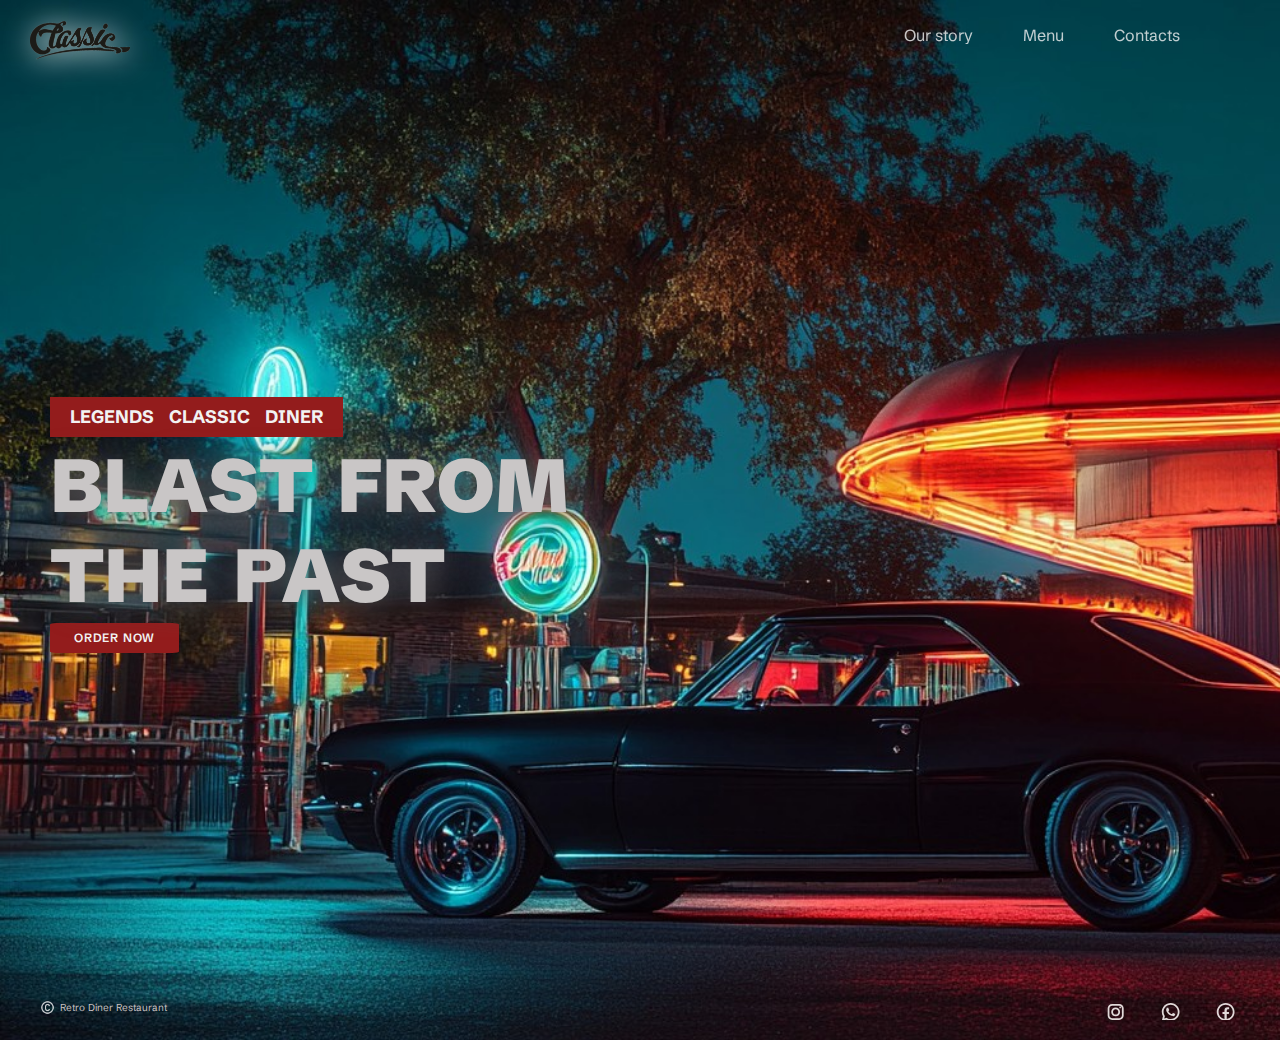
<file: index.html>
<!DOCTYPE html>
<html lang="en">
<head>
    <meta charset="UTF-8">
    <meta name="viewport" content="width=device-width, initial-scale=1.0">
    <title>Retro Diner</title>
    <link rel="stylesheet" href="./style.css">
    <link rel="stylesheet" href="./reset.css">
</head>
<body>
    <div class="header">
        <img class="header__logo" src="./kisspng-car-sticker-5b0d578eadbcd9.3979457115276010387116 (1).png" alt="logo picture">
        <ul>
            <li><a href="./our-story.html">Our story</a></li>
            <li><a href="./menu.html">Menu</a></li>
            <li><a href="./contacts.html">Contacts</a></li>
        </ul>
    </div>
    <div class="main-block">
        <div class="main-block__text">
            <div class="main-block__header">Legends classic diner</div>
            <div class="main-block__slogan">Blast from the past</div>
            <form class="main-block__button" action="./order-page.html">
                <button class="button-order">Order now</button>
            </form>
        </div>
        
        </div>
    </div>
    <div class="footer">
        <div class="footer__left-block">
            <img src="./icons8-c-24.png" alt="license logo" width="15px">
            <div class="footer__left-block__text">Retro Diner Restaurant</div>
        </div>
        <div class="footer__contact-icons">
            <svg class="instagram-icon" xmlns="http://www.w3.org/2000/svg" x="0px" y="0px" width="25" height="25" viewBox="0,0,300,150" >
            <g transform="scale(10.66667,10.66667)"><path d="M8,3c-2.757,0 -5,2.243 -5,5v8c0,2.757 2.243,5 5,5h8c2.757,0 5,-2.243 5,-5v-8c0,-2.757 -2.243,-5 -5,-5zM8,5h8c1.654,0 3,1.346 3,3v8c0,1.654 -1.346,3 -3,3h-8c-1.654,0 -3,-1.346 -3,-3v-8c0,-1.654 1.346,-3 3,-3zM17,6c-0.55228,0 -1,0.44772 -1,1c0,0.55228 0.44772,1 1,1c0.55228,0 1,-0.44772 1,-1c0,-0.55228 -0.44772,-1 -1,-1zM12,7c-2.757,0 -5,2.243 -5,5c0,2.757 2.243,5 5,5c2.757,0 5,-2.243 5,-5c0,-2.757 -2.243,-5 -5,-5zM12,9c1.654,0 3,1.346 3,3c0,1.654 -1.346,3 -3,3c-1.654,0 -3,-1.346 -3,-3c0,-1.654 1.346,-3 3,-3z"></path></g>
            </svg>
            <svg class="whatsup-icon" xmlns="http://www.w3.org/2000/svg" x="0px" y="0px" width="25" height="25" viewBox="0,0,300,150">
            <g transform="scale(10.66667,10.66667)"><path d="M12.01172,2c-5.506,0 -9.98823,4.47838 -9.99023,9.98438c-0.001,1.76 0.45998,3.47819 1.33398,4.99219l-1.35547,5.02344l5.23242,-1.23633c1.459,0.796 3.10144,1.21384 4.77344,1.21484h0.00391c5.505,0 9.98528,-4.47937 9.98828,-9.98437c0.002,-2.669 -1.03588,-5.17841 -2.92187,-7.06641c-1.886,-1.887 -4.39245,-2.92673 -7.06445,-2.92773zM12.00977,4c2.136,0.001 4.14334,0.8338 5.65234,2.3418c1.509,1.51 2.33794,3.51639 2.33594,5.65039c-0.002,4.404 -3.58423,7.98633 -7.99023,7.98633c-1.333,-0.001 -2.65341,-0.3357 -3.81641,-0.9707l-0.67383,-0.36719l-0.74414,0.17578l-1.96875,0.46484l0.48047,-1.78516l0.2168,-0.80078l-0.41406,-0.71875c-0.698,-1.208 -1.06741,-2.58919 -1.06641,-3.99219c0.002,-4.402 3.58528,-7.98437 7.98828,-7.98437zM8.47656,7.375c-0.167,0 -0.43702,0.0625 -0.66602,0.3125c-0.229,0.249 -0.875,0.85208 -0.875,2.08008c0,1.228 0.89453,2.41503 1.01953,2.58203c0.124,0.166 1.72667,2.76563 4.26367,3.76563c2.108,0.831 2.53614,0.667 2.99414,0.625c0.458,-0.041 1.47755,-0.60255 1.68555,-1.18555c0.208,-0.583 0.20848,-1.0845 0.14648,-1.1875c-0.062,-0.104 -0.22852,-0.16602 -0.47852,-0.29102c-0.249,-0.125 -1.47608,-0.72755 -1.70508,-0.81055c-0.229,-0.083 -0.3965,-0.125 -0.5625,0.125c-0.166,0.25 -0.64306,0.81056 -0.78906,0.97656c-0.146,0.167 -0.29102,0.18945 -0.54102,0.06445c-0.25,-0.126 -1.05381,-0.39024 -2.00781,-1.24024c-0.742,-0.661 -1.24267,-1.47656 -1.38867,-1.72656c-0.145,-0.249 -0.01367,-0.38577 0.11133,-0.50977c0.112,-0.112 0.24805,-0.2915 0.37305,-0.4375c0.124,-0.146 0.167,-0.25002 0.25,-0.41602c0.083,-0.166 0.04051,-0.3125 -0.02149,-0.4375c-0.062,-0.125 -0.54753,-1.35756 -0.76953,-1.85156c-0.187,-0.415 -0.3845,-0.42464 -0.5625,-0.43164c-0.145,-0.006 -0.31056,-0.00586 -0.47656,-0.00586z"></path></g>
            </svg>
            <svg class="facebook-icon" xmlns="http://www.w3.org/2000/svg" x="0px" y="0px" width="25" height="25" viewBox="0,0,300,150">
            <g transform="scale(10.66667,10.66667)"><path d="M12,2c-5.511,0 -10,4.489 -10,10c0,5.511 4.489,10 10,10c5.511,0 10,-4.489 10,-10c0,-5.511 -4.489,-10 -10,-10zM12,4c4.43012,0 8,3.56988 8,8c0,4.01447 -2.93468,7.31302 -6.78125,7.89844v-5.51367h2.32813l0.36523,-2.36524h-2.69336v-1.29297c0,-0.983 0.32023,-1.85547 1.24023,-1.85547h1.47656v-2.06445c-0.26,-0.035 -0.8087,-0.11133 -1.8457,-0.11133c-2.166,0 -3.43555,1.144 -3.43555,3.75v1.57422h-2.22656v2.36524h2.22656v5.49414c-3.78401,-0.63806 -6.6543,-3.90867 -6.6543,-7.87891c0,-4.43012 3.56988,-8 8,-8z"></path></g></g>
            </svg>
        </div> 
    </div>  
</body>
</html>
</file>
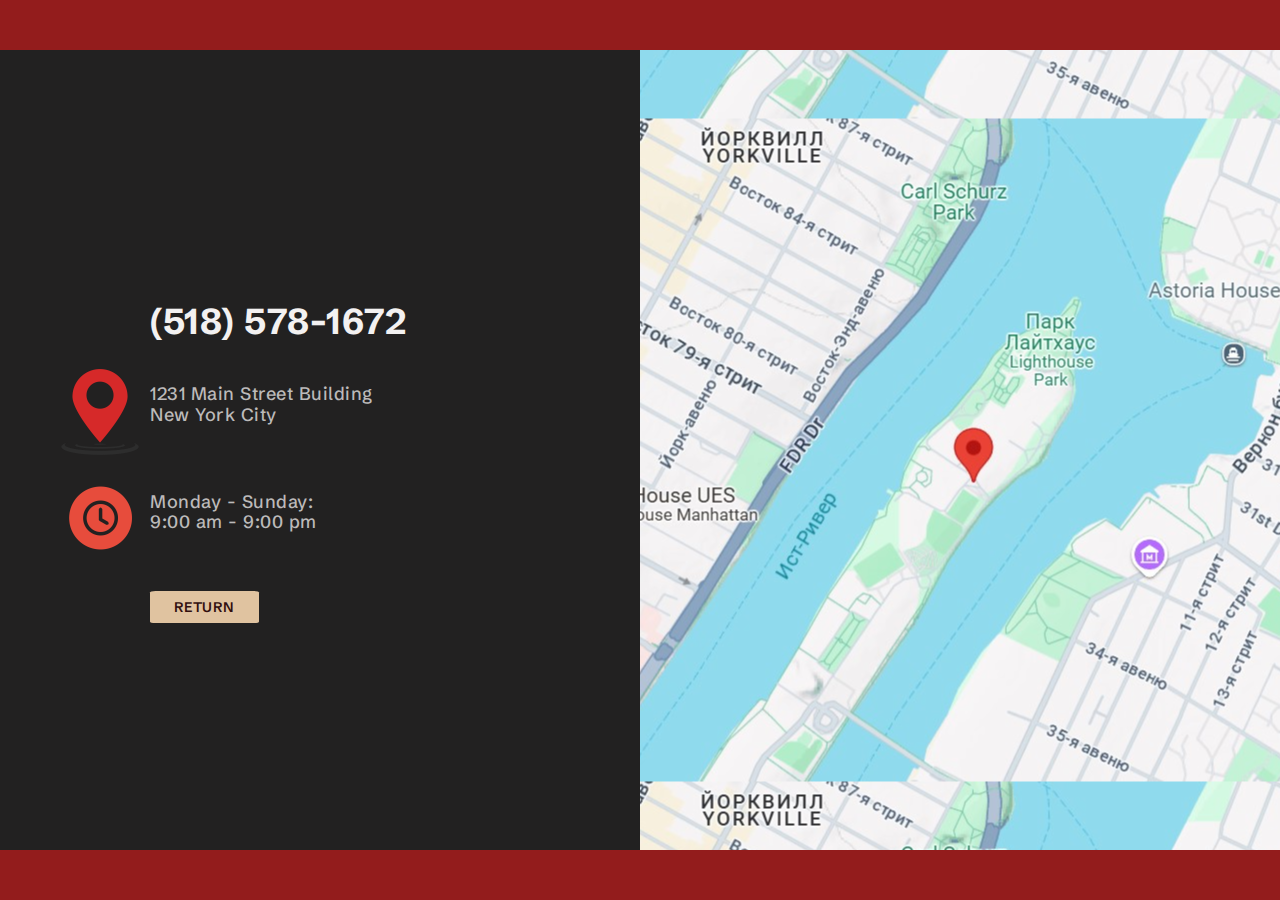
<file: contacts.html>
<!DOCTYPE html>
<html lang="en">
<head>
    <meta charset="UTF-8">
    <meta name="viewport" content="width=device-width, initial-scale=1.0">
    <title>Contacts</title>
    <link rel="stylesheet" href="./contacts-style.css">
    <link rel="stylesheet" href="./reset.css">
</head>
<body>
    <div class="header-contacts"></div>
    <div class="main-contacts">
        <div class="main-contacts__address">
            <h1>(518) 578-1672</h1>
            <p class="address">1231 Main Street Building</br> New York City</p>
            <p class="time">Monday - Sunday:</br>9:00 am - 9:00 pm</p>
            <img class="location-icon" src="./—Pngtree—location icon on the map_4985579.png" alt="location icon">
            <img class="clock-icon" src="./—Pngtree—clock time icon_4491101.png" alt="clock icon">
            <form  action="./index.html">
                <button class="return-button">Return</button>
            </form>
        </div>
        <div class="main-contacts__map"></div>
    </div>
    <div class="footer-contacts"></div>
</body>
</html>
</file>
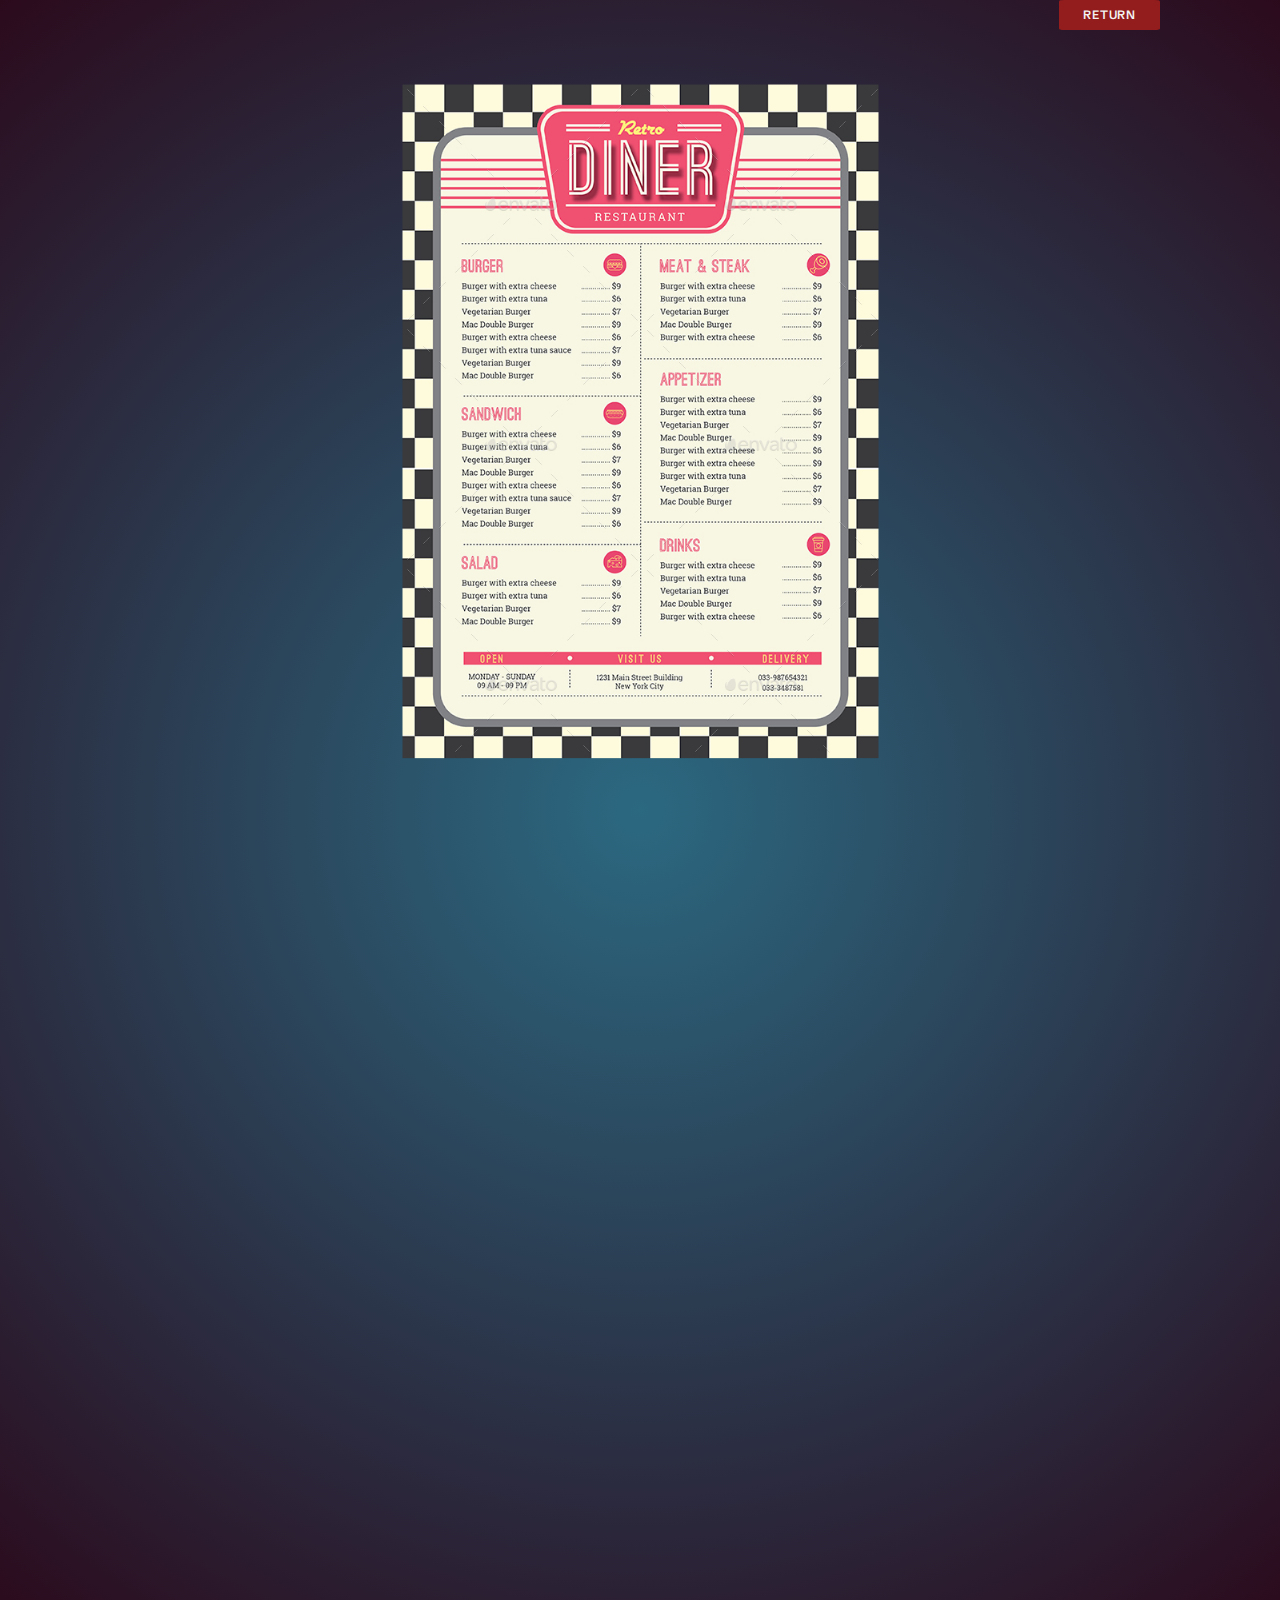
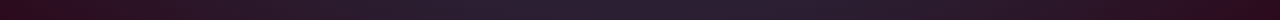
<file: menu.html>
<!DOCTYPE html>
<html lang="en">
<head>
    <meta charset="UTF-8">
    <meta name="viewport" content="width=device-width, initial-scale=1.0">
    <link rel="stylesheet" href="./style.css">
    <link rel="stylesheet" href="./reset.css">
    <title>Retro Diner Menu</title>
</head>
<body>
    <div class="menu-container">
         <div class="menu">
           <img src="./retro diner menu-01.jpg" alt="picture of menu">
         </div>    
    <form  action="./index.html">
        <button class="return-button">Return</button>
    </form>
    </div>
</body>
</html>
</file>
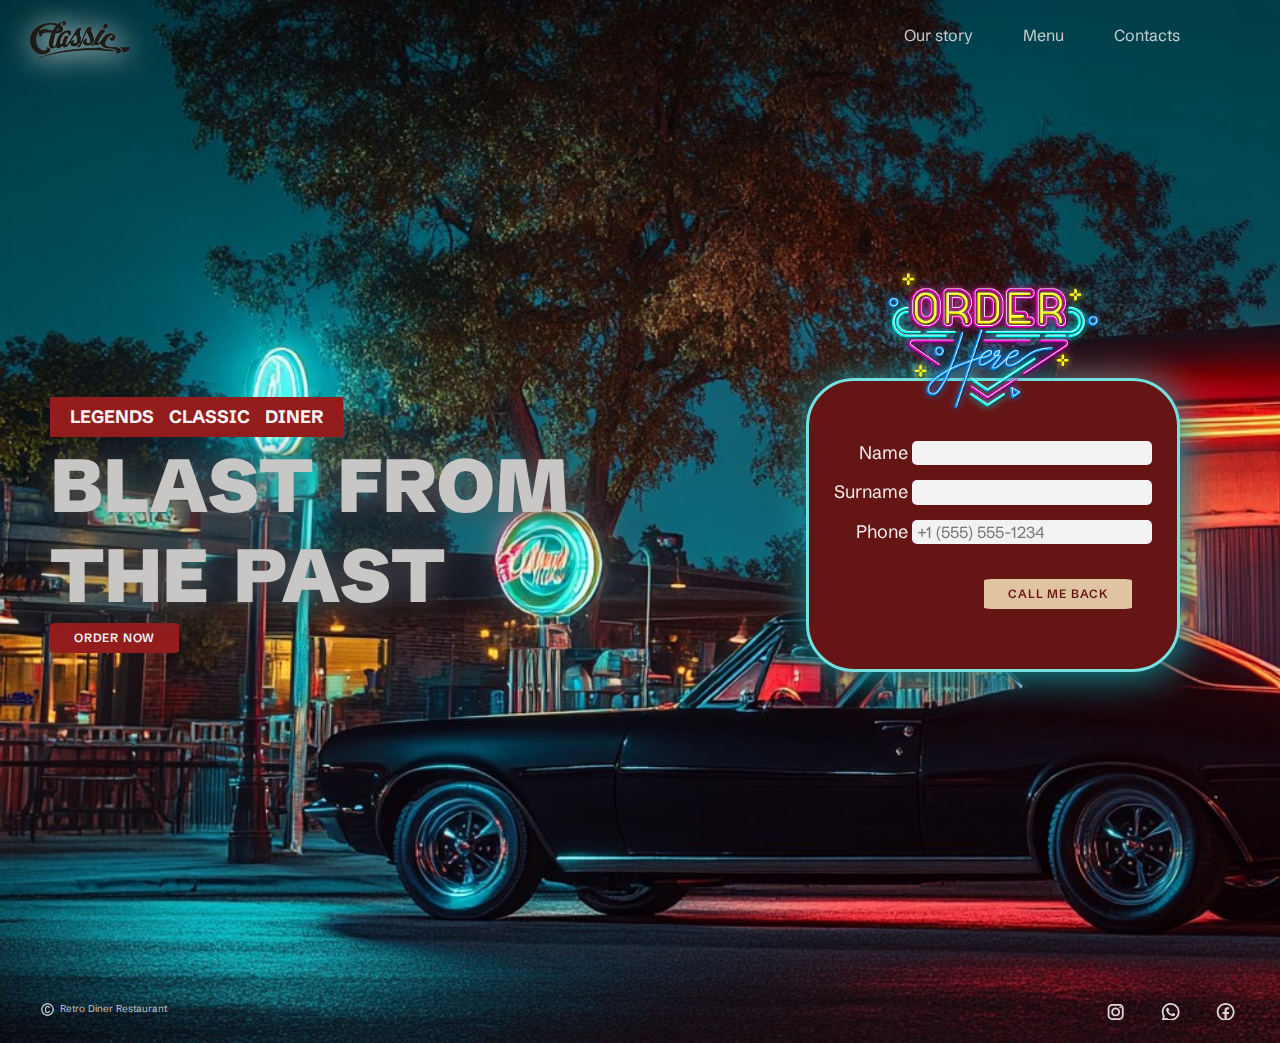
<file: order-page.html>
<!DOCTYPE html>
<html lang="en">
<head>
    <meta charset="UTF-8">
    <meta name="viewport" content="width=device-width, initial-scale=1.0">
    <title>Retro Diner</title>
    <link rel="stylesheet" href="./style.css">
    <link rel="stylesheet" href="./reset.css">
</head>
<body>
    <div class="header">
        <img class="header__logo" src="./kisspng-car-sticker-5b0d578eadbcd9.3979457115276010387116 (1).png" alt="logo picture">
        <ul>
            <li><a href="./our-story.html">Our story</a></li>
            <li><a href="./menu.html">Menu</a></li>
            <li><a href="./contacts.html">Contacts</a></li>
        </ul>

    </div>
    <div class="main-block">
        <div class="main-block__text">
            <div class="main-block__header">Legends classic diner</div>
            <div class="main-block__slogan">Blast from the past</div>
            <form class="main-block__button" action="./order-page.html">
                <button class="button-order">Order now</button>
            </form>
        </div>

        <div class="main-block__order">
            <form class="order-block" action="#" method="post">
                <div class="main-block__order__name">
                    <label for="first_name" class="block">Name</label>
                    <input type="text" name="first_name" id="first_name" required>
                </div>
                <div class="main-block__order__surname">
                    <label for="surname" class="block">Surname</label>
                    <input type="text" name="surname" id="surname" required>
                </div>
                <div class="main-block__order__number">
                    <label for="phone_number" class="block">Phone</label>
                    <input type="tel" name="phone_number" id="phone_number" placeholder="+1 (555) 555-1234">
                </div>
                <div class="main-block__order__button">
                    <button class="submit-button">Call me back</button>
                </div>
            </form>
        </div>
    </div>
    <div class="footer">
        <div class="footer__left-block">
            <img src="./icons8-c-24.png" alt="license logo" width="15px">
            <div class="footer__left-block__text">Retro Diner Restaurant</div>
        </div>
        <div class="footer__contact-icons">
            <a class="instagram-icon" href="./instagram.com">
                <svg  xmlns="http://www.w3.org/2000/svg" x="0px" y="0px" width="25" height="25" viewBox="0,0,300,150" >
            <g transform="scale(10.66667,10.66667)"><path d="M8,3c-2.757,0 -5,2.243 -5,5v8c0,2.757 2.243,5 5,5h8c2.757,0 5,-2.243 5,-5v-8c0,-2.757 -2.243,-5 -5,-5zM8,5h8c1.654,0 3,1.346 3,3v8c0,1.654 -1.346,3 -3,3h-8c-1.654,0 -3,-1.346 -3,-3v-8c0,-1.654 1.346,-3 3,-3zM17,6c-0.55228,0 -1,0.44772 -1,1c0,0.55228 0.44772,1 1,1c0.55228,0 1,-0.44772 1,-1c0,-0.55228 -0.44772,-1 -1,-1zM12,7c-2.757,0 -5,2.243 -5,5c0,2.757 2.243,5 5,5c2.757,0 5,-2.243 5,-5c0,-2.757 -2.243,-5 -5,-5zM12,9c1.654,0 3,1.346 3,3c0,1.654 -1.346,3 -3,3c-1.654,0 -3,-1.346 -3,-3c0,-1.654 1.346,-3 3,-3z"></path></g>
            </svg>
            </a>
            <svg class="whatsup-icon" xmlns="http://www.w3.org/2000/svg" x="0px" y="0px" width="25" height="25" viewBox="0,0,300,150">
            <g transform="scale(10.66667,10.66667)"><path d="M12.01172,2c-5.506,0 -9.98823,4.47838 -9.99023,9.98438c-0.001,1.76 0.45998,3.47819 1.33398,4.99219l-1.35547,5.02344l5.23242,-1.23633c1.459,0.796 3.10144,1.21384 4.77344,1.21484h0.00391c5.505,0 9.98528,-4.47937 9.98828,-9.98437c0.002,-2.669 -1.03588,-5.17841 -2.92187,-7.06641c-1.886,-1.887 -4.39245,-2.92673 -7.06445,-2.92773zM12.00977,4c2.136,0.001 4.14334,0.8338 5.65234,2.3418c1.509,1.51 2.33794,3.51639 2.33594,5.65039c-0.002,4.404 -3.58423,7.98633 -7.99023,7.98633c-1.333,-0.001 -2.65341,-0.3357 -3.81641,-0.9707l-0.67383,-0.36719l-0.74414,0.17578l-1.96875,0.46484l0.48047,-1.78516l0.2168,-0.80078l-0.41406,-0.71875c-0.698,-1.208 -1.06741,-2.58919 -1.06641,-3.99219c0.002,-4.402 3.58528,-7.98437 7.98828,-7.98437zM8.47656,7.375c-0.167,0 -0.43702,0.0625 -0.66602,0.3125c-0.229,0.249 -0.875,0.85208 -0.875,2.08008c0,1.228 0.89453,2.41503 1.01953,2.58203c0.124,0.166 1.72667,2.76563 4.26367,3.76563c2.108,0.831 2.53614,0.667 2.99414,0.625c0.458,-0.041 1.47755,-0.60255 1.68555,-1.18555c0.208,-0.583 0.20848,-1.0845 0.14648,-1.1875c-0.062,-0.104 -0.22852,-0.16602 -0.47852,-0.29102c-0.249,-0.125 -1.47608,-0.72755 -1.70508,-0.81055c-0.229,-0.083 -0.3965,-0.125 -0.5625,0.125c-0.166,0.25 -0.64306,0.81056 -0.78906,0.97656c-0.146,0.167 -0.29102,0.18945 -0.54102,0.06445c-0.25,-0.126 -1.05381,-0.39024 -2.00781,-1.24024c-0.742,-0.661 -1.24267,-1.47656 -1.38867,-1.72656c-0.145,-0.249 -0.01367,-0.38577 0.11133,-0.50977c0.112,-0.112 0.24805,-0.2915 0.37305,-0.4375c0.124,-0.146 0.167,-0.25002 0.25,-0.41602c0.083,-0.166 0.04051,-0.3125 -0.02149,-0.4375c-0.062,-0.125 -0.54753,-1.35756 -0.76953,-1.85156c-0.187,-0.415 -0.3845,-0.42464 -0.5625,-0.43164c-0.145,-0.006 -0.31056,-0.00586 -0.47656,-0.00586z"></path></g>
            </svg>
            <svg class="facebook-icon" xmlns="http://www.w3.org/2000/svg" x="0px" y="0px" width="25" height="25" viewBox="0,0,300,150">
            <g transform="scale(10.66667,10.66667)"><path d="M12,2c-5.511,0 -10,4.489 -10,10c0,5.511 4.489,10 10,10c5.511,0 10,-4.489 10,-10c0,-5.511 -4.489,-10 -10,-10zM12,4c4.43012,0 8,3.56988 8,8c0,4.01447 -2.93468,7.31302 -6.78125,7.89844v-5.51367h2.32813l0.36523,-2.36524h-2.69336v-1.29297c0,-0.983 0.32023,-1.85547 1.24023,-1.85547h1.47656v-2.06445c-0.26,-0.035 -0.8087,-0.11133 -1.8457,-0.11133c-2.166,0 -3.43555,1.144 -3.43555,3.75v1.57422h-2.22656v2.36524h2.22656v5.49414c-3.78401,-0.63806 -6.6543,-3.90867 -6.6543,-7.87891c0,-4.43012 3.56988,-8 8,-8z"></path></g></g>
            </svg>
        </div>
        
    </div>
    
</body>
</html>
</file>
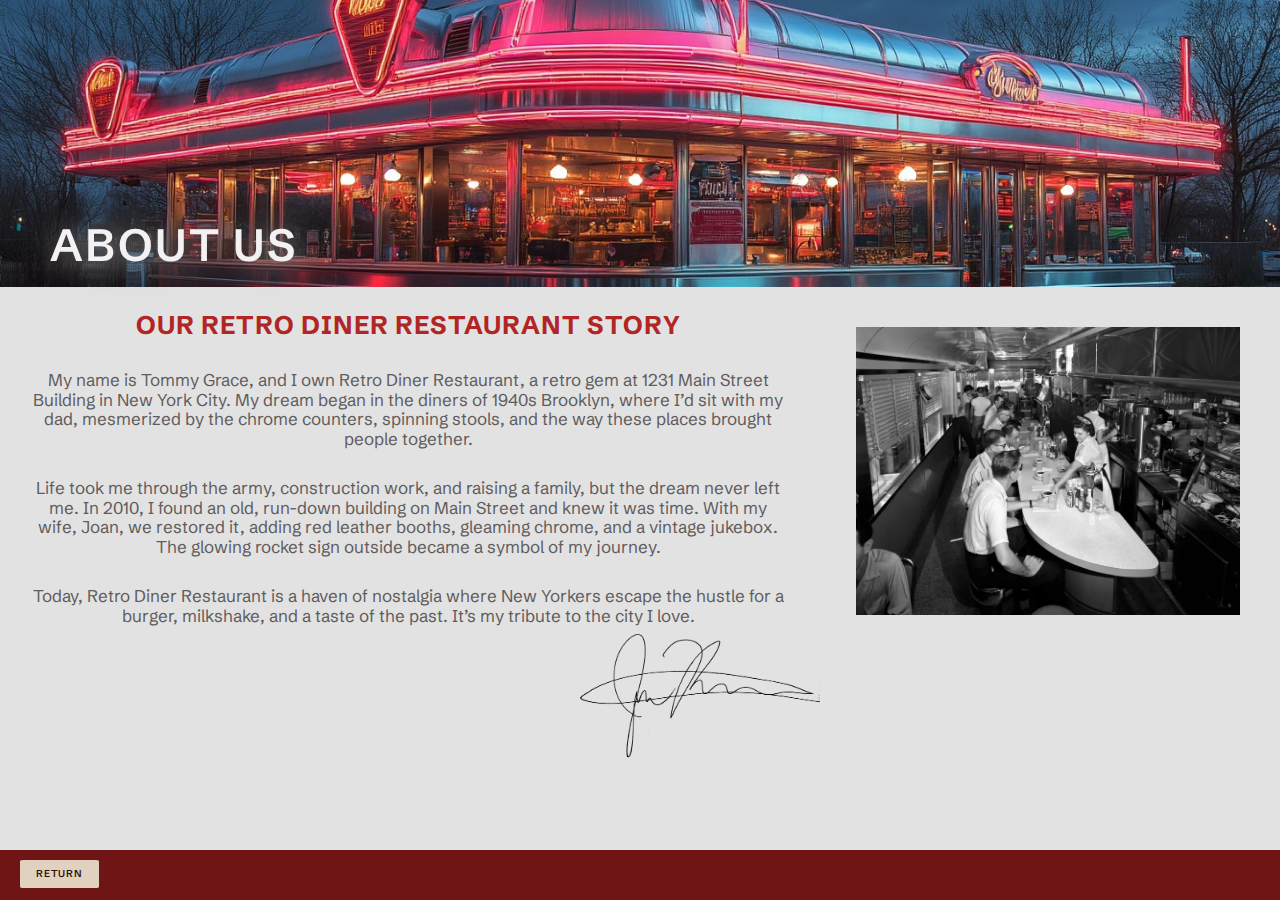
<file: our-story.html>
<!DOCTYPE html>
<html lang="en">
<head>
    <meta charset="UTF-8">
    <meta name="viewport" content="width=device-width, initial-scale=1.0">
    <title>Our Story</title>
    <link rel="stylesheet" href="./our-story.css">
    <link rel="stylesheet" href="./reset.css">
</head>
<body>
    <div class="header-story"></div>
    <div class="header-story__picture">
        <div class="header-story__text">About us</div>
    </div>
    <div class="main-text-story">
        <div class="main-text-story__paragraph">
            <h2>our retro diner restaurant story</h2>
            <p>My name is Tommy Grace, and I own Retro Diner Restaurant, a retro gem at 1231 Main Street Building in New York City. 
            My dream began in the diners of 1940s Brooklyn, where I’d sit with my dad, mesmerized by the chrome counters, 
            spinning stools, and the way these places brought people together.</p>
            <p>Life took me through the army, construction work, and raising a family, but the dream never left me. 
            In 2010, I found an old, run-down building on Main Street and knew it was time. 
            With my wife, Joan, we restored it, adding red leather booths, gleaming chrome, and a vintage jukebox. 
            The glowing rocket sign outside became a symbol of my journey.</p>
            <p>Today, Retro Diner Restaurant is a haven of nostalgia where New Yorkers escape the hustle for a burger, milkshake,
                and a taste of the past. It’s my tribute to the city I love.</p>
                <img class="signature-pic" src="./Jon_Kirsch's_Signature.png" alt="signature of owner">
        </div>
        <div class="main-text-story__picture">
            <img src="./5e4c254b96eee62a4c110814.webp" alt="wb picture">
        </div>
    </div>
    <div class="footer-story">
        <form  action="./index.html">
            <button class="return-button">Return</button>
        </form>
    </div>
</body>
</html>
</file>
<file: style.css>
@import url('https://fonts.googleapis.com/css2?family=Inter:ital,opsz,wght@0,14..32,100..900;1,14..32,100..900&family=Rubik:ital,wght@0,300..900;1,300..900&family=Schibsted+Grotesk:ital,wght@0,400..900;1,400..900&family=Ubuntu:ital,wght@0,300;0,400;0,500;0,700;1,300;1,400;1,500;1,700&family=Vidaloka&display=swap');

body {
    min-height: 100vh;
    max-width: 100vw;
    font-family: "Schibsted Grotesk", sans-serif;
    font-size: 16px;
    display: flex;
    flex-direction: column;
    background-image: url(./StockCake-Vintage\ Night\ Ride_1733185861.jpg);
    background-size: cover;
    background-repeat: no-repeat;
}
    

.header {
    display: flex;
    justify-content: space-between;
    text-align: center;
    min-height: fit-content;
}

.header__logo {
    max-width: 100px;
    height: auto;
    padding: 20px 30px 15px;
    filter: drop-shadow(3px 3px 15px #ffffff);
}

/* .header:hover {
    box-shadow: inset 2px 2px 10px black;
    filter: drop-shadow(1px 1px 8px #080707);
    background-color: rgb(99, 22, 22);
    
} */

ul {
    display: flex;
    list-style: none;
    gap: 50px;
    margin-left: auto;
    padding: 10px 100px;
    color: #baa8a8;
    opacity: 80%; 
}

a {
    text-decoration: none;
    color: #f2f2f2;
}

li {
    gap: 36px;
}

li:hover {
   filter: drop-shadow(1px 1px 20px #f8f8f8);
   
}

.main-block {
    display: flex;
    justify-content: flex-start;
    align-items: center; 
    min-width:auto;
    margin: 0;
    min-height: 100vh;
}

.main-block__text {
    text-transform: uppercase;
    display: flex;
    max-width: 600px; 
    flex-direction: column;
    justify-content: center;
    align-items: flex-start;
    margin: 100px 50px;
    word-spacing: 0.7rem;
}

.main-block__header {
    font-size: 18px;
    font-weight: 700;
    color: #f2f2f2;
    background-color: rgb(147, 28, 28);
    padding: 10px 20px;
}

.main-block__slogan {
    font-size: 75px;
    font-weight: 900;
    text-wrap: wrap;
    line-height: 90px;
    color: rgb(201, 198, 198);
    filter: drop-shadow(3px 3px 15px #565353);
    margin: 3px 0;
}

.button-order,
.return-button,
.submit-button {
    background-color: rgb(147, 28, 28);
    text-transform: uppercase;  
    border: none;
    font-size: 12px;
    color: #f2f2f2;
    font-weight: 600;
    padding: 0.5rem 1.5rem;
    border-radius: 5%;
    cursor: pointer;
    letter-spacing: 0.8px;
}

.button-order:hover {
    filter: drop-shadow(2px 2px 10px #efecec);
    background-color: rgb(195, 38, 38);
}

.main-block__order {
    display: flex;
    justify-content: center;
    align-items: center;
    margin-left: auto;
    margin-right: 100px;
    position: relative;
}

.order-block {
    display: flex;
    flex-direction: column;
    align-items: flex-end;
    color: #efecec;
    background-color: rgb(102, 21, 21);
    border: 3px solid rgb(116, 225, 224);;
    border-radius: 3em;
    padding: 60px 25px;
    filter: drop-shadow(3px 3px 20px #0b9ba5);
    gap: 15px;
  }

  input {
    background-color: #f2f2f2;
    border: none;
    border-radius: 5px;
    min-width: 170px;
    padding: 3px 5px;
  }

  label {
    font-size: 18px;
  }

  /* input[type="text"],
  input[type="tel"],
  input[type="date"] {
    border:0;
    margin-left:10px;
    margin-top:20px;
} */

.main-block__order::after {
    position: absolute;
    content: url(./—Pngtree—vector\ order\ here\ neon\ sign_6542727.png);
    transform: scale(9%);
    bottom: -920px;
}

.submit-button {
    background-color: rgb(224, 195, 160);
    margin-top: 20px;
    margin-right: 20px;
    color: rgb(102, 21, 21);
}

.submit-button:hover {
    filter: drop-shadow(2px 2px 10px #efecec);
    background-color: rgba(232, 243, 112, 0.781);
}

.menu-container {
   min-height: 180vh;
   display: flex;
   justify-content: center;
   align-items: flex-start;
   background-image: radial-gradient(circle, #2b6981, #2b0a1c);
}

.menu {
    transform: scale(80%);
}

.menu:hover {
    transform: scale(1.5);
    transition: 2s;
}

.return-button {
    position: fixed;
    right: 120px;
}

.return-button:hover {
    filter: drop-shadow(2px 2px 15px #efecec80);
    background-color: rgb(195, 38, 38);
    box-shadow: #efecec;
}

.main-contacts {
    display: flex;
}

.footer {
    display: flex;
    justify-content: space-between;
    align-items: center;
    min-height: fit-content;
    margin-top: auto;
    padding: 20px 40px;
}

.footer__left-block {
    display: flex;
    justify-content: center;
    align-items: center;
    gap: 5px;
}

.footer__left-block__text {
    color: rgb(202, 194, 194);
    font-size: 10px;
}

.footer__left-block img {
    filter: opacity(80%);
}

.footer__contact-icons {
    display: flex;
    gap: 30px;
}

.instagram-icon,
.whatsup-icon,
.facebook-icon {
    fill:rgb(225, 217, 217);
}

.instagram-icon:hover,
.whatsup-icon:hover,
.facebook-icon:hover {
    filter: brightness(200%);
}
</file>
<file: contacts-style.css>
@import url('https://fonts.googleapis.com/css2?family=Inter:ital,opsz,wght@0,14..32,100..900;1,14..32,100..900&family=Rubik:ital,wght@0,300..900;1,300..900&family=Schibsted+Grotesk:ital,wght@0,400..900;1,400..900&family=Ubuntu:ital,wght@0,300;0,400;0,500;0,700;1,300;1,400;1,500;1,700&family=Vidaloka&display=swap');

body {
    min-height: 100vh;
    max-width: 100vw;
    font-family: "Schibsted Grotesk", sans-serif;
    font-size: 18px;
    display: flex;
    flex-direction: column;
    background-color: rgb(34, 33, 33);
}

.header-contacts,
.footer-contacts {
    background-color: rgb(147, 28, 28); 
    min-height: 50px;
}

.footer-contacts {
    margin-top: auto;
}

.main-contacts {
    display: flex;
    justify-content: space-between;
    align-items: center;
    min-height: calc(100vh - 100px);
}

.main-contacts__address {
    font-size: 18px;
    font-weight: 500;
    color: #bcbaba;
    max-width: 270px;
    padding-left: 150px;
    letter-spacing: 0.5px;
    word-spacing: 1px;
    display: flex;
    flex-direction: column;
    justify-content: space-between;
    align-items: flex-start;
    flex-shrink: 0;
    position: relative;
}

h1 {
    color: #f3f1f1;
}

p {
    padding-bottom: 30px;
}

.main-contacts__map {
    background-image: url(./Снимок\ экрана\ 2024-12-07\ 234728.jpg);
    min-height: calc(100vh - 100px);
    min-width: 50%;
    background-position: 50%;
}

.location-icon {
    position: absolute;
    transform: scale(50%);
    top: -15px;
    left: -50px;
}

.clock-icon {
    position: absolute;
    top: 190px;
    left: 50px;
}

.return-button {
    text-transform: uppercase;  
    border: none;
    font-size: 14px;
    font-weight: 600;
    padding: 0.5rem 1.5rem;
    border-radius: 5%;
    cursor: pointer;
    letter-spacing: 0.8px;
    background-color: rgb(224, 195, 160);
    color: rgb(50, 15, 15);
    margin-top: 10px;
}


.return-button:hover {
    filter: drop-shadow(2px 2px 15px #efecec80);
    background-color: rgb(240, 217, 189);
}
</file>
<file: our-story.css>
@import url('https://fonts.googleapis.com/css2?family=Inter:ital,opsz,wght@0,14..32,100..900;1,14..32,100..900&family=Rubik:ital,wght@0,300..900;1,300..900&family=Schibsted+Grotesk:ital,wght@0,400..900;1,400..900&family=Ubuntu:ital,wght@0,300;0,400;0,500;0,700;1,300;1,400;1,500;1,700&family=Vidaloka&display=swap');

body {
    min-height: 100vh;
    font-family: "Schibsted Grotesk", sans-serif;
    display: flex;
    flex-direction: column;
    background-color: rgb(227, 226, 226);
    color: #5f5d5d;
}

.footer-story {
    background-color: rgb(111, 21, 21); 
    min-height: 50px;
}

.header-story__picture {
    background-image: url(./StockCake-Neon-lit\ Retro\ Diner_1733616297.jpg);
    max-height: 300px;
    background-position: 50% 40%;
    background-repeat: no-repeat;
    background-size: cover;
}

.header-story__text {
    font-size: 45px;
    font-weight: 600;
    color: #f3f1f1;
    text-transform: uppercase;
    filter: drop-shadow(3px 3px 15px #a6a4a4);
    margin: 220px 0px 15px 50px;
    letter-spacing: 2px;
}

.footer-story {
    margin-top: auto;
}

.main-text-story {
    display: flex;
    justify-content: space-between;
    align-items: center;
    font-size: 17px;
    position: relative;
    margin-bottom: 60px;
}

h2 {
    text-transform: uppercase;
    text-align: center;
    letter-spacing: 1px;
    color: rgb(177, 37, 37); 
}

p {
    margin: 30px;
    text-align: center;
}

.main-text-story__picture {
    margin: 40px;
    text-align: center;
    min-width: 30vw;
}

.main-text-story__picture img {
    width: 100%;
    height: 100%;
    object-fit: cover;
}

.signature-pic {
    position: absolute;
    transform: scale(20%);
    top: 100px;
    left: 100px;
}

.return-button {
    text-transform: uppercase;  
    border: none;
    font-size: 10px;
    font-weight: 600;
    padding: 0.5rem 1rem;
    border-radius: 5%;
    cursor: pointer;
    letter-spacing: 0.8px;
    background-color: rgb(224, 210, 190);
    color: rgb(50, 15, 15);
    margin-top: 10px;
    margin-left: 20px;
}

.return-button:hover {
    filter: drop-shadow(2px 2px 15px #efecec80);
    background-color: rgb(240, 217, 189);
}
</file>
